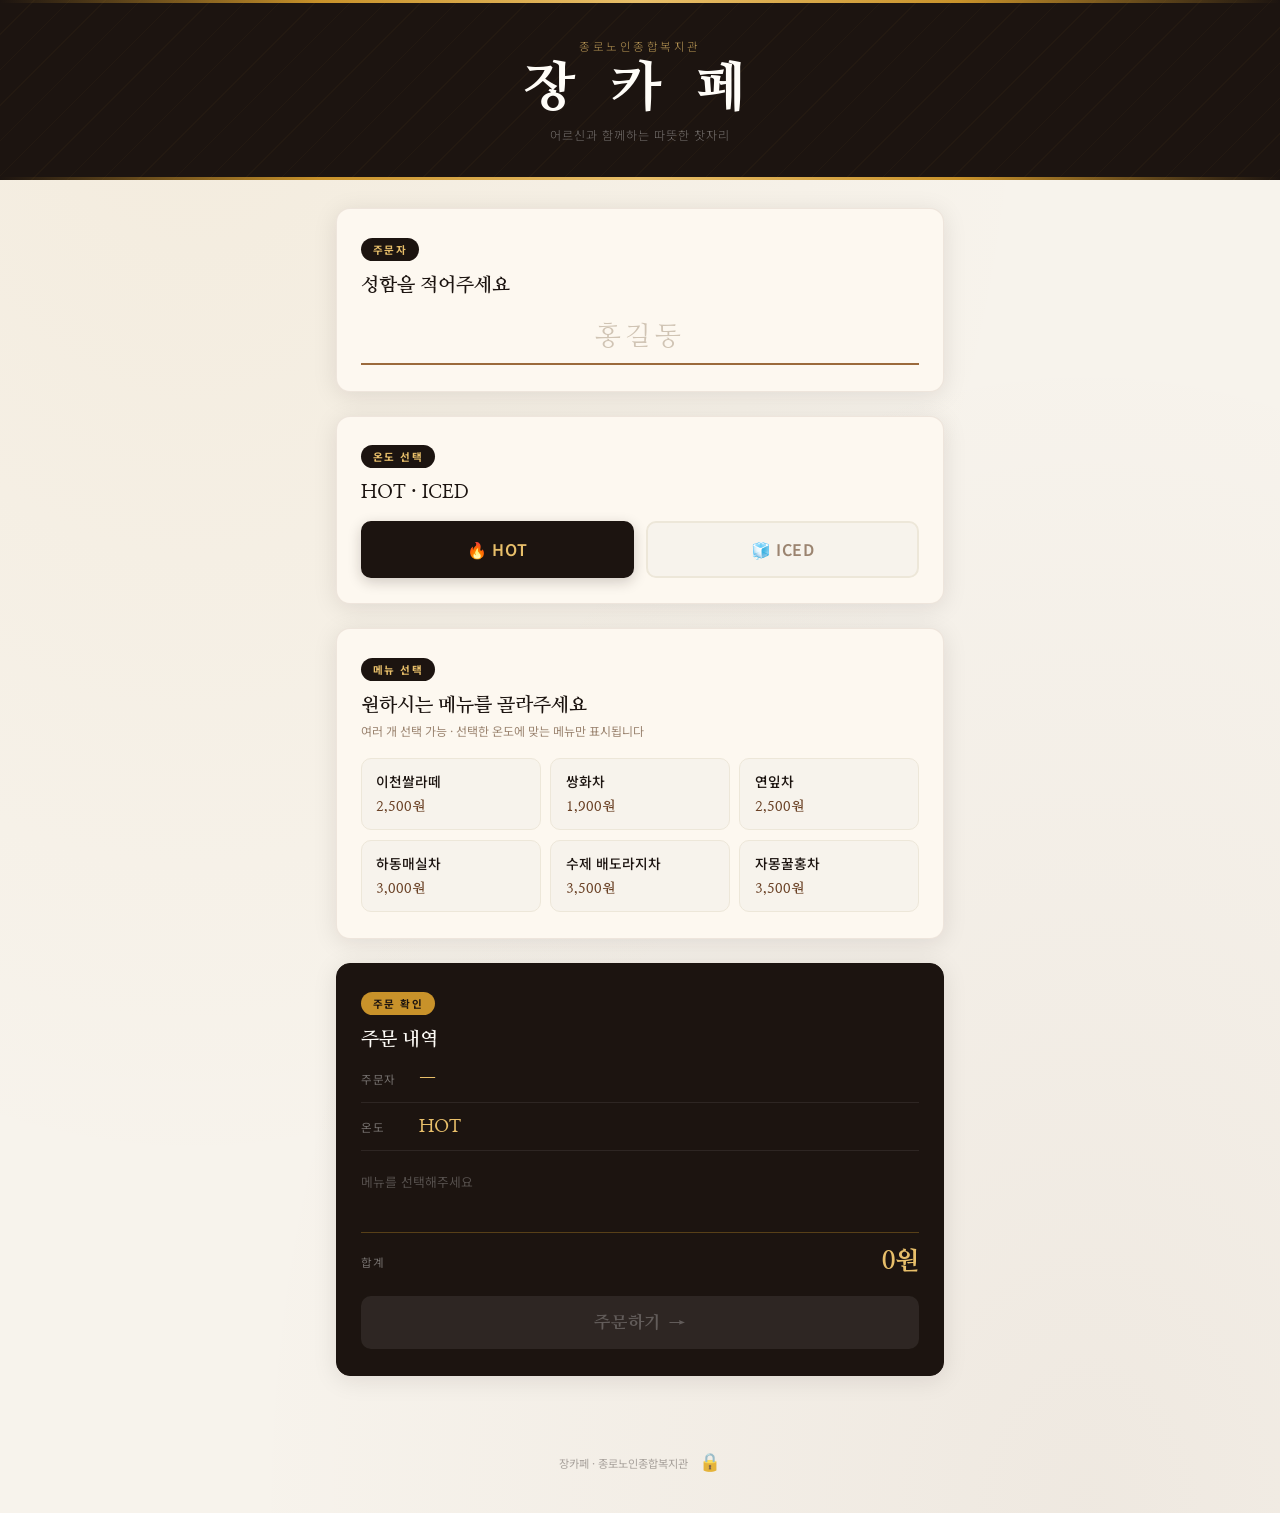
<file: index.html>
<!DOCTYPE html>
<html lang="ko">
<head>
  <meta charset="UTF-8" />
  <meta name="viewport" content="width=device-width, initial-scale=1.0" />
  <title>장카페 주문서 · 종로노인종합복지관</title>
  <link rel="preconnect" href="https://fonts.googleapis.com" />
  <link rel="preconnect" href="https://fonts.gstatic.com" crossorigin />
  <link href="https://fonts.googleapis.com/css2?family=Nanum+Myeongjo:wght@400;700;800&family=Noto+Sans+KR:wght@300;400;500;700&display=swap" rel="stylesheet" />
  <link rel="stylesheet" href="style.css" />
</head>
<body>

  <header class="site-header">
    <div class="header-deco top"></div>
    <div class="header-inner">
      <p class="header-sub">종로노인종합복지관</p>
      <h1 class="header-title">장 카 페</h1>
      <p class="header-tagline">어르신과 함께하는 따뜻한 찻자리</p>
    </div>
    <div class="header-deco bottom"></div>
  </header>

  <main class="container">

    <!-- STEP 1: NAME -->
    <section class="step-card">
      <div class="step-badge">주문자</div>
      <h2 class="step-title">성함을 적어주세요</h2>
      <div class="name-input-wrap">
        <input type="text" id="customerName" class="name-input"
          placeholder="홍길동" maxlength="10" autocomplete="off" />
      </div>
    </section>

    <!-- STEP 2: HOT / ICED -->
    <section class="step-card">
      <div class="step-badge">온도 선택</div>
      <h2 class="step-title">HOT · ICED</h2>
      <div class="temp-toggle-wrap">
        <button class="temp-btn active" data-temp="HOT">🔥 HOT</button>
        <button class="temp-btn" data-temp="ICED">🧊 ICED</button>
      </div>
    </section>

    <!-- STEP 3: MENU -->
    <section class="step-card">
      <div class="step-badge">메뉴 선택</div>
      <h2 class="step-title">원하시는 메뉴를 골라주세요</h2>
      <p class="step-hint">여러 개 선택 가능 · 선택한 온도에 맞는 메뉴만 표시됩니다</p>
      <div class="menu-grid" id="menuGrid"></div>
    </section>

    <!-- STEP 4: SUMMARY -->
    <section class="step-card summary-card">
      <div class="step-badge">주문 확인</div>
      <h2 class="step-title">주문 내역</h2>

      <div class="summary-row">
        <span class="summary-label">주문자</span>
        <span class="summary-value" id="summaryName">—</span>
      </div>
      <div class="summary-row">
        <span class="summary-label">온도</span>
        <span class="summary-value" id="summaryTemp">HOT</span>
      </div>

      <div class="summary-items" id="summaryItems">
        <p class="empty-msg">메뉴를 선택해주세요</p>
      </div>

      <div class="summary-total-row">
        <span class="summary-label">합계</span>
        <span class="summary-total" id="summaryTotal">0원</span>
      </div>

      <button class="submit-btn" id="submitBtn" disabled>
        <span class="btn-text">주문하기</span>
        <span class="btn-arrow">→</span>
      </button>
    </section>

  </main>

  <!-- RECEIPT MODAL -->
  <div class="modal-overlay" id="modalOverlay">
    <div class="modal-box">
      <div class="receipt-header">
        <p class="receipt-store">장 카 페</p>
        <p class="receipt-sub">종로노인종합복지관</p>
        <div class="receipt-divider solid"></div>
      </div>
      <div class="receipt-body">
        <div class="receipt-row"><span>주문자</span><strong id="rcptName">—</strong></div>
        <div class="receipt-row"><span>온도</span><strong id="rcptTemp">—</strong></div>
        <div class="receipt-divider dashed"></div>
        <div id="rcptItems"></div>
        <div class="receipt-divider dashed"></div>
        <div class="receipt-row total-row">
          <span>합계</span><strong id="rcptTotal">0원</strong>
        </div>
      </div>
      <div class="receipt-footer">
        <p id="rcptStatus">잠시만 기다려 주세요...</p>
      </div>
      <div class="modal-actions">
        <button class="modal-btn secondary" id="closeModal" style="width: 100%;">닫기</button>
      </div>
    </div>
  </div>

  <div class="toast" id="toast"></div>

  <footer class="site-footer">
    <p>장카페 · 종로노인종합복지관 <a href="admin.html" class="admin-link">🔒</a></p>
  </footer>

  <script src="app.js"></script>
</body>
</html>
</file>
<file: style.css>
/* ================================
   장카페 주문서 — STYLE
   ================================ */

:root {
  --bg: #F7F3EC;
  --bg2: #EDE7D9;
  --dark: #1C1410;
  --dark2: #2E2218;
  --brown: #6B4226;
  --brown-mid: #9B6A3C;
  --gold: #C8922A;
  --gold-light: #E8BF6A;
  --cream: #FDF8F0;
  --text: #1C1410;
  --text-mid: #5A4030;
  --text-light: #9B8470;
  --white: #FFFDF8;
  --shadow: 0 4px 24px rgba(28,20,16,0.10);
  --radius: 14px;
}

*, *::before, *::after { box-sizing: border-box; margin: 0; padding: 0; }
html { scroll-behavior: smooth; }

body {
  background-color: var(--bg);
  background-image:
    radial-gradient(ellipse at 15% 0%, rgba(200,146,42,0.08) 0%, transparent 55%),
    radial-gradient(ellipse at 85% 100%, rgba(107,66,38,0.06) 0%, transparent 55%);
  font-family: 'Noto Sans KR', sans-serif;
  color: var(--text);
  min-height: 100vh;
}

/* ── HEADER ── */
.site-header {
  background: var(--dark);
  position: relative;
  overflow: hidden;
  padding: 2.4rem 1.5rem 2.2rem;
  text-align: center;
}

.site-header::before {
  content: '';
  position: absolute;
  inset: 0;
  background-image:
    repeating-linear-gradient(135deg,
      transparent, transparent 24px,
      rgba(200,146,42,0.04) 24px, rgba(200,146,42,0.04) 25px);
}

.header-deco {
  position: absolute;
  left: 0; right: 0;
  height: 3px;
  background: linear-gradient(90deg, transparent, var(--gold), var(--gold-light), var(--gold), transparent);
}
.header-deco.top { top: 0; }
.header-deco.bottom { bottom: 0; }

.header-inner { position: relative; z-index: 1; }

.header-sub {
  font-size: 0.72rem;
  letter-spacing: 0.22em;
  color: var(--gold-light);
  opacity: 0.8;
  margin-bottom: 0.5rem;
  text-transform: uppercase;
  font-weight: 300;
}

.header-title {
  font-family: 'Nanum Myeongjo', serif;
  font-weight: 800;
  font-size: clamp(2rem, 9vw, 3.4rem);
  color: var(--white);
  letter-spacing: 0.18em;
  line-height: 1;
  margin-bottom: 0.6rem;
}

.header-tagline {
  font-size: 0.76rem;
  color: rgba(255,255,255,0.4);
  letter-spacing: 0.08em;
  font-weight: 300;
}

/* ── CONTAINER ── */
.container {
  max-width: 640px;
  margin: 0 auto;
  padding: 1.8rem 1rem 3rem;
  display: flex;
  flex-direction: column;
  gap: 1.5rem;
}

/* ── STEP CARD ── */
.step-card {
  background: var(--cream);
  border-radius: var(--radius);
  padding: 1.6rem 1.5rem;
  box-shadow: var(--shadow);
  border: 1px solid rgba(107,66,38,0.10);
}

.step-badge {
  display: inline-block;
  background: var(--dark);
  color: var(--gold-light);
  font-size: 0.66rem;
  font-weight: 700;
  letter-spacing: 0.14em;
  text-transform: uppercase;
  padding: 0.25rem 0.75rem;
  border-radius: 50px;
  margin-bottom: 0.8rem;
}

.step-title {
  font-family: 'Nanum Myeongjo', serif;
  font-size: 1.2rem;
  font-weight: 700;
  color: var(--dark);
  margin-bottom: 0.25rem;
}

.step-hint {
  font-size: 0.75rem;
  color: var(--text-light);
  margin-bottom: 1.2rem;
}

/* ── NAME INPUT ── */
.name-input-wrap { margin-top: 0.9rem; }

.name-input {
  width: 100%;
  background: transparent;
  border: none;
  border-bottom: 2px solid var(--brown-mid);
  padding: 0.5rem 0.2rem 0.55rem;
  font-family: 'Nanum Myeongjo', serif;
  font-size: 1.7rem;
  font-weight: 700;
  color: var(--dark);
  outline: none;
  text-align: center;
  letter-spacing: 0.14em;
  transition: border-color 0.2s;
}
.name-input::placeholder { color: #d0c4b4; font-weight: 400; }
.name-input:focus { border-bottom-color: var(--gold); }

/* ── TEMP TOGGLE ── */
.temp-toggle-wrap {
  display: flex;
  gap: 0.8rem;
  margin-top: 1rem;
}

.temp-btn {
  flex: 1;
  padding: 0.9rem 1rem;
  border-radius: 10px;
  border: 2px solid var(--bg2);
  background: var(--bg);
  font-family: 'Noto Sans KR', sans-serif;
  font-size: 1rem;
  font-weight: 600;
  color: var(--text-light);
  cursor: pointer;
  transition: all 0.18s;
  letter-spacing: 0.04em;
}

.temp-btn:hover {
  border-color: var(--brown-mid);
  color: var(--brown);
}

.temp-btn.active {
  background: var(--dark);
  border-color: var(--dark);
  color: var(--gold-light);
  box-shadow: 0 4px 14px rgba(28,20,16,0.2);
}

/* ── MENU GRID ── */
.menu-grid {
  display: grid;
  grid-template-columns: repeat(auto-fill, minmax(148px, 1fr));
  gap: 0.6rem;
}

/* ── MENU ITEM ── */
.menu-item { cursor: pointer; display: block; }

.menu-item input[type="checkbox"] {
  position: absolute; opacity: 0; width: 0; height: 0;
}

.menu-card {
  display: flex;
  flex-direction: column;
  justify-content: space-between;
  padding: 0.8rem 0.9rem;
  border-radius: 10px;
  border: 1.5px solid var(--bg2);
  background: var(--bg);
  min-height: 72px;
  transition: all 0.16s ease;
  cursor: pointer;
  gap: 0.4rem;
}

.menu-card:hover {
  border-color: var(--brown-mid);
  background: #f2ece0;
  transform: translateY(-1px);
  box-shadow: 0 3px 10px rgba(107,66,38,0.08);
}

.menu-item input:checked + .menu-card {
  background: var(--dark);
  border-color: var(--dark);
  box-shadow: 0 4px 14px rgba(28,20,16,0.22);
  transform: translateY(-2px);
}
.menu-item input:checked + .menu-card .menu-name { color: var(--white); }
.menu-item input:checked + .menu-card .menu-name small { color: rgba(255,255,255,0.55); }
.menu-item input:checked + .menu-card .menu-price { color: var(--gold-light); }

.menu-name {
  font-size: 0.86rem;
  font-weight: 500;
  color: var(--text);
  line-height: 1.4;
}
.menu-name small {
  font-size: 0.7rem;
  color: var(--text-light);
  font-weight: 400;
}

.menu-price {
  font-family: 'Nanum Myeongjo', serif;
  font-size: 0.9rem;
  font-weight: 700;
  color: var(--brown);
}

/* ── SUMMARY CARD ── */
.summary-card {
  background: var(--dark);
  border-color: var(--dark);
}
.summary-card .step-badge {
  background: var(--gold);
  color: var(--dark);
}
.summary-card .step-title { color: var(--white); }

.summary-row {
  display: flex;
  align-items: baseline;
  gap: 1rem;
  padding: 0.7rem 0;
  border-bottom: 1px solid rgba(255,255,255,0.08);
}

.summary-label {
  font-size: 0.72rem;
  color: rgba(255,255,255,0.4);
  letter-spacing: 0.06em;
  min-width: 42px;
}

.summary-value {
  font-family: 'Nanum Myeongjo', serif;
  font-size: 1.15rem;
  font-weight: 700;
  color: var(--gold-light);
}

.summary-items {
  min-height: 56px;
  margin: 0.8rem 0;
}

.empty-msg {
  color: rgba(255,255,255,0.25);
  font-size: 0.8rem;
  padding: 0.5rem 0;
}

.summary-item-row {
  display: flex;
  justify-content: space-between;
  align-items: center;
  padding: 0.32rem 0;
  font-size: 0.86rem;
  border-bottom: 1px dashed rgba(255,255,255,0.07);
}
.summary-item-row:last-child { border-bottom: none; }

.s-name { color: rgba(255,255,255,0.82); }
.s-price {
  color: var(--gold-light);
  font-weight: 600;
  font-family: 'Nanum Myeongjo', serif;
  margin-left: 0.8rem;
}

.summary-total-row {
  display: flex;
  justify-content: space-between;
  align-items: center;
  border-top: 1.5px solid rgba(200,146,42,0.35);
  padding-top: 0.8rem;
  margin-top: 0.2rem;
  margin-bottom: 1.2rem;
}

.summary-total {
  font-family: 'Nanum Myeongjo', serif;
  font-size: 1.55rem;
  font-weight: 800;
  color: var(--gold-light);
}

/* ── SUBMIT BUTTON ── */
.submit-btn {
  width: 100%;
  background: var(--gold);
  color: var(--dark);
  border: none;
  border-radius: 10px;
  padding: 1rem 1.5rem;
  font-family: 'Nanum Myeongjo', serif;
  font-size: 1.08rem;
  font-weight: 800;
  cursor: pointer;
  display: flex;
  align-items: center;
  justify-content: center;
  gap: 0.5rem;
  transition: all 0.18s;
  letter-spacing: 0.05em;
}
.submit-btn:hover:not(:disabled) {
  background: var(--gold-light);
  transform: translateY(-2px);
  box-shadow: 0 6px 20px rgba(200,146,42,0.3);
}
.submit-btn:disabled {
  background: rgba(255,255,255,0.08);
  color: rgba(255,255,255,0.25);
  cursor: not-allowed;
}
.btn-arrow { transition: transform 0.18s; }
.submit-btn:hover:not(:disabled) .btn-arrow { transform: translateX(4px); }

/* ── MODAL ── */
.modal-overlay {
  display: none;
  position: fixed;
  inset: 0;
  background: rgba(10,6,4,0.78);
  backdrop-filter: blur(4px);
  z-index: 100;
  align-items: center;
  justify-content: center;
  padding: 1rem;
}
.modal-overlay.open {
  display: flex;
  animation: fadeIn 0.2s ease;
}
@keyframes fadeIn { from { opacity:0; } to { opacity:1; } }

.modal-box {
  background: var(--cream);
  border-radius: var(--radius);
  padding: 1.8rem 1.6rem;
  width: 100%;
  max-width: 360px;
  box-shadow: 0 20px 60px rgba(0,0,0,0.35);
  animation: slideUp 0.22s ease;
}
@keyframes slideUp {
  from { transform: translateY(18px); opacity: 0; }
  to { transform: translateY(0); opacity: 1; }
}

.receipt-header { text-align: center; margin-bottom: 0.8rem; }
.receipt-store {
  font-family: 'Nanum Myeongjo', serif;
  font-size: 1.4rem;
  font-weight: 800;
  color: var(--dark);
  letter-spacing: 0.14em;
}
.receipt-sub {
  font-size: 0.68rem;
  color: var(--text-light);
  letter-spacing: 0.08em;
  margin-top: 0.18rem;
}

.receipt-divider { margin: 0.8rem 0; }
.receipt-divider.solid { height: 2px; background: var(--dark); }
.receipt-divider.dashed { height: 0; border-top: 1.5px dashed var(--bg2); }

.receipt-row {
  display: flex;
  justify-content: space-between;
  align-items: center;
  padding: 0.38rem 0;
  font-size: 0.86rem;
  color: var(--text-mid);
}
.receipt-row strong { color: var(--dark); font-family: 'Nanum Myeongjo', serif; font-size: 0.95rem; }

.total-row { margin-top: 0.3rem; }
.total-row strong { font-size: 1.25rem; color: var(--gold); }

.rcpt-item-row {
  display: flex;
  justify-content: space-between;
  align-items: center;
  padding: 0.3rem 0;
  font-size: 0.82rem;
  color: var(--text-mid);
}
.rcpt-item-row span:last-child {
  font-weight: 600;
  color: var(--brown);
  margin-left: 0.5rem;
  white-space: nowrap;
}

.receipt-footer {
  text-align: center;
  margin-top: 0.9rem;
  padding-top: 0.8rem;
  border-top: 1px solid var(--bg2);
  font-size: 0.78rem;
  color: var(--text-light);
}

#rcptStatus { transition: color 0.3s; }
#rcptStatus.success { color: #2d7a3a; font-weight: 600; }
#rcptStatus.error { color: #9b2c2c; }

.modal-actions {
  display: flex;
  gap: 0.6rem;
  margin-top: 1.2rem;
}

.modal-btn {
  flex: 1;
  padding: 0.72rem;
  border-radius: 8px;
  border: none;
  font-family: 'Noto Sans KR', sans-serif;
  font-size: 0.86rem;
  font-weight: 600;
  cursor: pointer;
  transition: all 0.15s;
}
.modal-btn.secondary { background: var(--bg2); color: var(--text-mid); }
.modal-btn.secondary:hover { background: var(--bg); }
.modal-btn.primary { background: var(--dark); color: var(--gold-light); }
.modal-btn.primary:hover { background: var(--dark2); }

/* ── TOAST ── */
.toast {
  position: fixed;
  bottom: 1.5rem;
  left: 50%;
  transform: translateX(-50%) translateY(10px);
  background: var(--dark);
  color: var(--gold-light);
  padding: 0.7rem 1.4rem;
  border-radius: 50px;
  font-size: 0.82rem;
  font-weight: 600;
  opacity: 0;
  pointer-events: none;
  transition: all 0.25s;
  white-space: nowrap;
  z-index: 200;
}
.toast.show {
  opacity: 1;
  transform: translateX(-50%) translateY(0);
}

/* ── FOOTER ── */
.site-footer {
  text-align: center;
  padding: 1.5rem 1rem 2.5rem;
  font-size: 0.7rem;
  color: rgba(28,20,16,0.35);
}

.admin-link {
  text-decoration: none;
  opacity: 0.8;
  font-size: 1.1rem;
  margin-left: 8px;
  display: inline-block;
  transition: transform 0.2s, opacity 0.2s;
}
.admin-link:hover {
  opacity: 1;
  transform: scale(1.15);
}

/* ── PRINT ── */
@media print {
  body * { visibility: hidden; }
  .modal-box, .modal-box * { visibility: visible; }
  .modal-overlay { display: flex !important; background: none; backdrop-filter: none; }
  .modal-box { box-shadow: none; position: static; }
  .modal-actions { display: none; }
}

/* ── RESPONSIVE ── */
@media (max-width: 400px) {
  .menu-grid { grid-template-columns: repeat(2, 1fr); }
  .step-card { padding: 1.3rem 1rem; }
  .container { padding: 1.2rem 0.7rem 2.5rem; }
}
</file>
